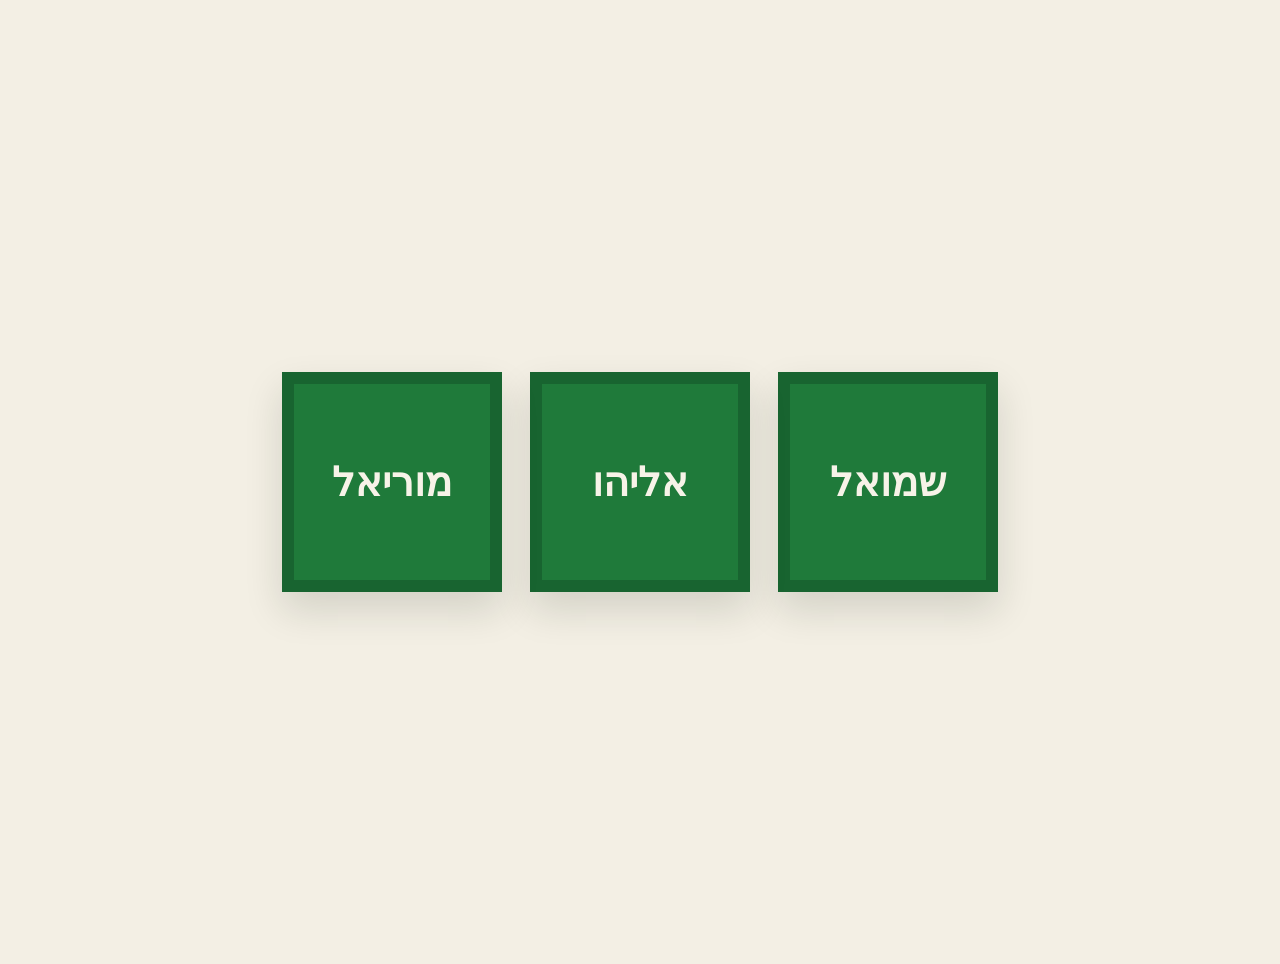
<file: index.html>
<!DOCTYPE html>
<html lang="he" dir="rtl">
<head>
  <meta charset="UTF-8">
  <meta name="viewport" content="width=device-width, initial-scale=1">
  <title>שמואל · אליהו · מוריאל</title>
  <link rel="stylesheet" href="home.css">
</head>
<body>
  <main class="board">
    <a class="tile" href="foot.html">שמואל</a>
    <a class="tile" href="eliyahu.html">אליהו</a>
    <a class="tile" href="moriel.html">מוריאל</a>
  </main>
</body>
</html>
</file>
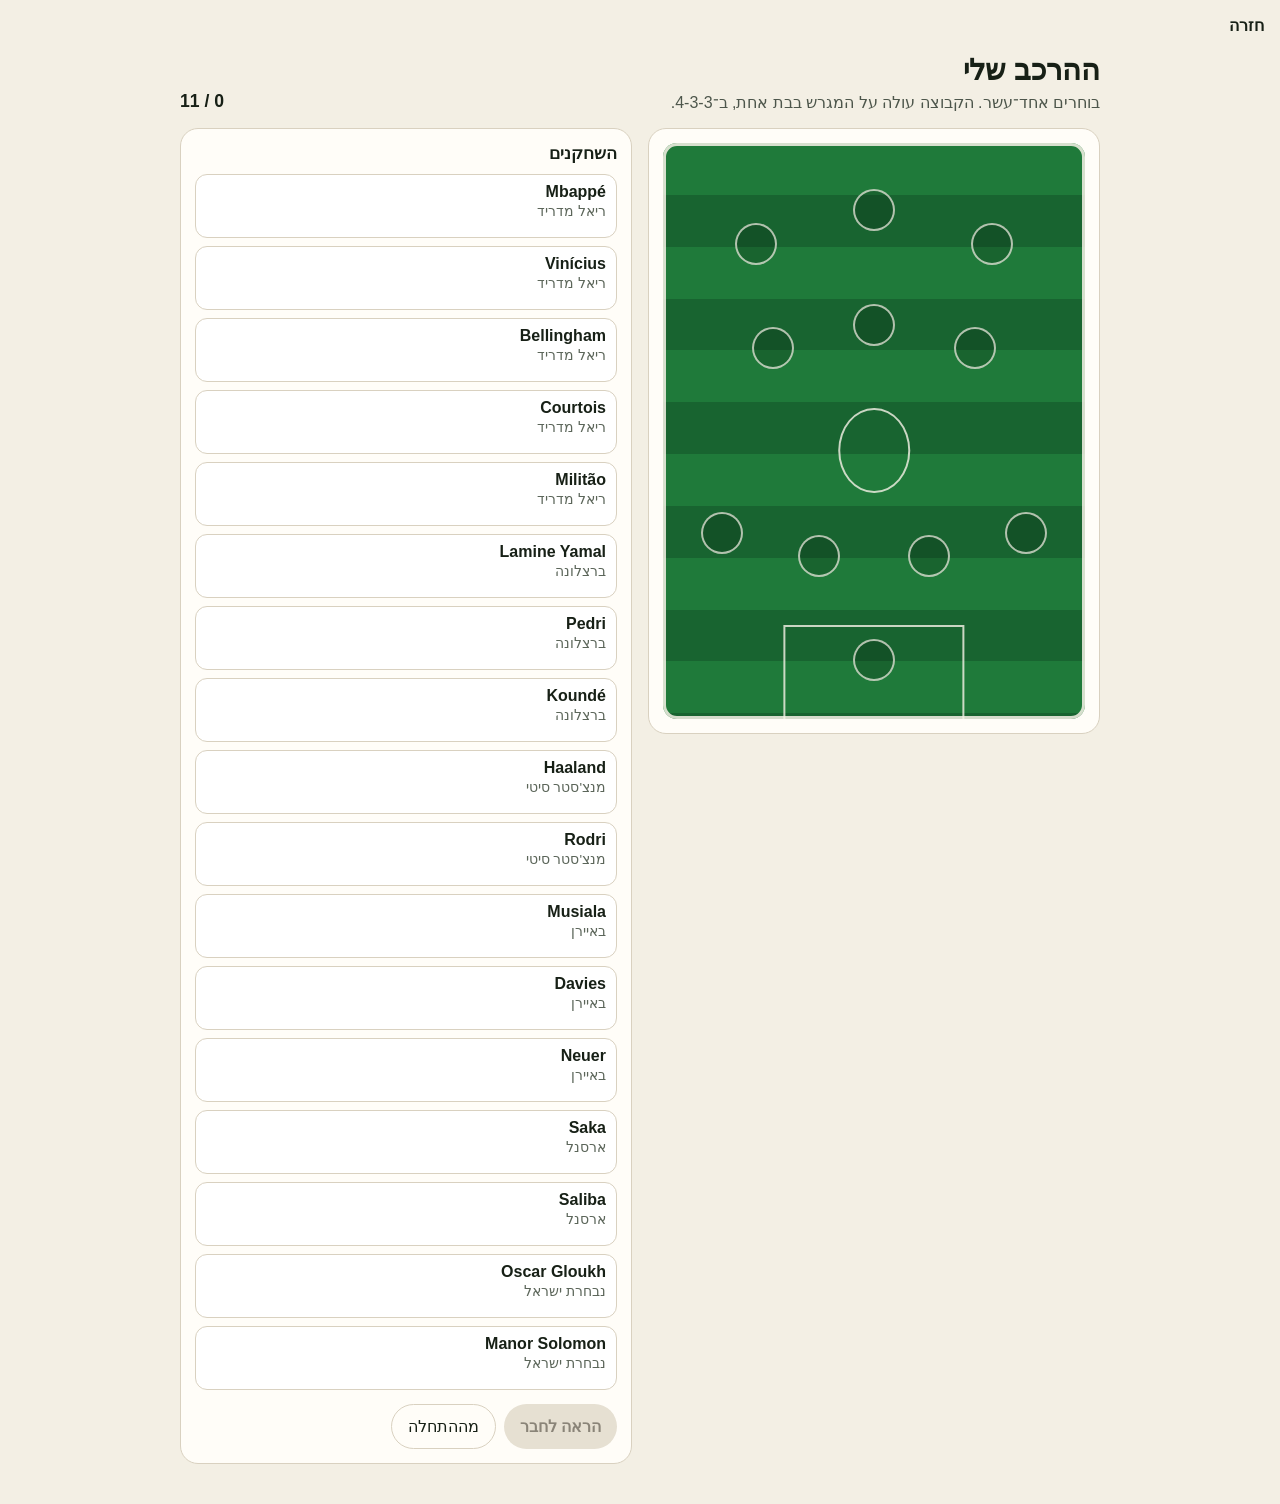
<file: foot.html>
<!DOCTYPE html>
<html lang="he" dir="rtl">
<head>
  <meta charset="UTF-8">
  <meta name="viewport" content="width=device-width, initial-scale=1">
  <title>הרכב הקבוצה</title>
  <link rel="stylesheet" href="styles.css">
</head>
<body>
  <a class="back" href="index.html">חזרה</a>
  <main id="app"></main>
  <script src="app.js"></script>
</body>
</html>
</file>
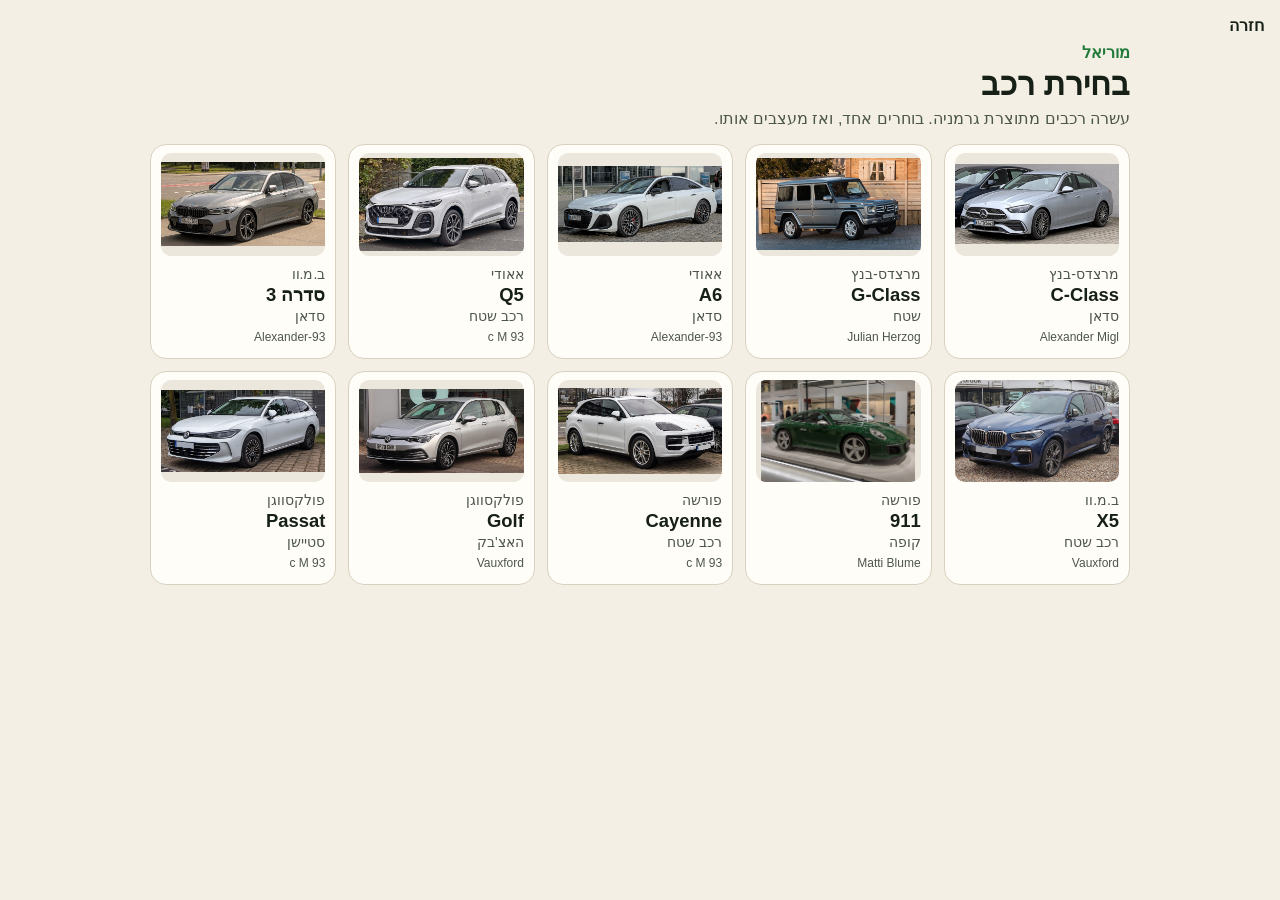
<file: moriel.html>
<!DOCTYPE html>
<html lang="he" dir="rtl">
<head>
  <meta charset="UTF-8">
  <meta name="viewport" content="width=device-width, initial-scale=1">
  <title>מוריאל</title>
  <link rel="stylesheet" href="moriel.css">
</head>
<body>
  <a class="back" href="index.html">חזרה</a>
  <main id="app"></main>
  <script src="https://static.sketchfab.com/api/sketchfab-viewer-1.12.1.js"></script>
  <script src="moriel.js"></script>
</body>
</html>
</file>
<file: home.css>
body {
  margin: 0;
  min-height: 100vh;
  background: #f3efe4;
  color: #172016;
  font-family: "Segoe UI", "Arial Hebrew", Arial, sans-serif;
}

.board {
  min-height: 100vh;
  display: flex;
  flex-wrap: wrap;
  justify-content: center;
  align-items: center;
  align-content: center;
  gap: 28px;
  padding: 32px;
}

.tile {
  width: min(220px, 72vw);
  aspect-ratio: 1;
  display: grid;
  place-items: center;
  text-decoration: none;
  color: #f7f3e8;
  background: #1f7a3a;
  box-shadow: inset 0 0 0 12px #186430, 0 18px 36px rgba(23, 32, 22, 0.14);
  font-size: clamp(1.8rem, 5vw, 2.5rem);
  font-weight: 700;
  white-space: nowrap;
}

.tile:hover {
  background: #248c44;
}

.tile:focus-visible {
  outline: 3px solid #e2a30b;
  outline-offset: 6px;
}

.back {
  display: inline-block;
  margin: 16px 16px 0;
  color: inherit;
  font-weight: 700;
  text-decoration: none;
}

.soon {
  min-height: calc(100vh - 60px);
  display: grid;
  place-items: center;
}

.soon h1 {
  margin: 0;
  font-size: clamp(2.2rem, 7vw, 3rem);
}
</file>
<file: styles.css>
:root {
  --ink: #172016;
  --paper: #f3efe4;
  --card: #fffdf8;
  --line: #d9d1c0;
  --grass: #1f7a3a;
  --grass-dark: #186430;
  --chalk: #f7f3e8;
  --amber: #e2a30b;
  --amber-ink: #3d2a00;
}

* {
  box-sizing: border-box;
}

body {
  margin: 0;
  min-height: 100vh;
  background: var(--paper);
  color: var(--ink);
  font-family: "Segoe UI", "Arial Hebrew", Arial, sans-serif;
}

button,
input {
  font: inherit;
}

#app {
  width: min(920px, calc(100% - 24px));
  margin: 0 auto;
  padding: 20px 0 40px;
}

.top {
  display: flex;
  justify-content: space-between;
  align-items: flex-end;
  gap: 12px;
  margin-bottom: 16px;
}

h1 {
  margin: 0;
  font-size: 1.8rem;
  line-height: 1.1;
}

.hint {
  margin: 6px 0 0;
  color: #4d564b;
}

.count {
  margin: 0;
  font-weight: 700;
  font-size: 1.1rem;
  white-space: nowrap;
}

.layout {
  display: grid;
  gap: 16px;
}

.pitch-wrap,
.roster,
.compare-card {
  background: var(--card);
  border: 1px solid var(--line);
  border-radius: 18px;
  padding: 14px;
}

.pitch {
  position: relative;
  aspect-ratio: 3 / 4.1;
  border-radius: 14px;
  overflow: hidden;
  background: repeating-linear-gradient(
    to bottom,
    var(--grass) 0 9%,
    var(--grass-dark) 9% 18%
  );
  box-shadow: inset 0 0 0 3px rgba(247, 243, 232, 0.85);
}

.pitch::before,
.pitch::after {
  content: "";
  position: absolute;
  left: 50%;
  transform: translateX(-50%);
  border: 2px solid rgba(247, 243, 232, 0.8);
}

.pitch::before {
  width: 42%;
  height: 16%;
  bottom: 0;
  border-bottom: 0;
}

.pitch::after {
  width: 16%;
  height: 14%;
  top: 46%;
  border-radius: 50%;
}

.spot {
  position: absolute;
  transform: translate(-50%, -50%);
  width: 92px;
  text-align: center;
  color: var(--chalk);
  pointer-events: none;
}

.dot {
  display: grid;
  place-items: center;
  width: 42px;
  height: 42px;
  margin: 0 auto 4px;
  border-radius: 50%;
  border: 2px solid rgba(247, 243, 232, 0.7);
  background: rgba(0, 0, 0, 0.18);
  font-weight: 700;
}

.pitch.ready .dot {
  background: var(--chalk);
  color: var(--ink);
  border-color: var(--chalk);
}

.pname,
.pclub {
  display: block;
  text-shadow: 0 1px 2px rgba(0, 0, 0, 0.45);
}

.pname {
  font-size: 0.72rem;
  font-weight: 700;
  line-height: 1.15;
  white-space: nowrap;
}

.pclub {
  font-size: 0.68rem;
  opacity: 0.9;
}

.pitch.ready .spot {
  animation: pop 0.35s ease both;
}

@keyframes pop {
  from {
    transform: translate(-50%, -40%);
    opacity: 0;
  }
  to {
    transform: translate(-50%, -50%);
    opacity: 1;
  }
}

.roster h2,
.compare-card h2 {
  margin: 0 0 10px;
  font-size: 1.05rem;
}

.players {
  display: grid;
  grid-template-columns: 1fr 1fr;
  gap: 8px;
}

.player {
  display: flex;
  flex-direction: column;
  align-items: flex-start;
  gap: 2px;
  min-height: 64px;
  padding: 8px 10px;
  border-radius: 12px;
  border: 1px solid var(--line);
  background: #fff;
  color: var(--ink);
  text-align: right;
  cursor: pointer;
}

.player[aria-pressed="true"] {
  border-color: var(--grass);
  background: #e8f6ec;
}

.player:disabled {
  opacity: 0.45;
  cursor: default;
}

.player-name {
  font-weight: 700;
}

.player-club {
  color: #5c665a;
  font-size: 0.85rem;
}

.actions {
  display: flex;
  gap: 8px;
  margin-top: 14px;
}

.primary,
.ghost {
  border: 0;
  border-radius: 999px;
  padding: 12px 16px;
  cursor: pointer;
}

.primary {
  background: var(--amber);
  color: var(--amber-ink);
  font-weight: 700;
}

.primary:disabled {
  background: #e6e0d2;
  color: #8a8478;
  cursor: default;
}

.ghost {
  background: transparent;
  border: 1px solid var(--line);
  color: var(--ink);
}

.compare {
  display: grid;
  gap: 16px;
}

@media (min-width: 800px) {
  .layout,
  .compare {
    grid-template-columns: 1fr 1fr;
    align-items: start;
  }

  .players {
    grid-template-columns: 1fr;
  }
}

.back {
  display: inline-block;
  margin: 16px 16px 0;
  color: inherit;
  font-weight: 700;
  text-decoration: none;
}
</file>
<file: moriel.css>
:root {
  --ink: #172016;
  --paper: #f3efe4;
  --card: #fffdf8;
  --line: #d9d1c0;
  --muted: #4d564b;
  --amber: #e2a30b;
  --grass: #1f7a3a;
}

* {
  box-sizing: border-box;
}

body {
  margin: 0;
  min-height: 100vh;
  background: var(--paper);
  color: var(--ink);
  font-family: "Segoe UI", "Arial Hebrew", Arial, sans-serif;
}

button,
a {
  font: inherit;
}

button {
  color: inherit;
}

.back {
  display: inline-block;
  margin: 16px 16px 0;
  color: inherit;
  font-weight: 700;
  text-decoration: none;
}

#app {
  width: min(980px, calc(100% - 28px));
  margin: 0 auto;
  padding: 8px 0 48px;
}

.kicker {
  margin: 0 0 4px;
  color: var(--grass);
  font-weight: 700;
}

.top {
  display: flex;
  justify-content: space-between;
  align-items: flex-end;
  gap: 12px;
  margin-bottom: 16px;
}

h1 {
  margin: 0;
  font-size: clamp(1.6rem, 3vw, 2rem);
  line-height: 1.15;
}

.hint,
.spec,
.chosen {
  margin: 6px 0 0;
  color: var(--muted);
}

.cars {
  display: grid;
  grid-template-columns: repeat(auto-fill, minmax(180px, 1fr));
  gap: 12px;
}

.car {
  display: flex;
  flex-direction: column;
  align-items: stretch;
  gap: 2px;
  padding: 8px 10px 14px;
  border: 1px solid var(--line);
  border-radius: 16px;
  background: var(--card);
  text-align: right;
  cursor: pointer;
}

.car:hover {
  border-color: var(--grass);
}

.car-name {
  font-size: 1.15rem;
  font-weight: 700;
}

.car-brand,
.car-type {
  color: var(--muted);
  font-size: 0.88rem;
}

.studio {
  display: grid;
  gap: 16px;
}

.stage,
.panel {
  background: var(--card);
  border: 1px solid var(--line);
  border-radius: 18px;
  padding: 12px;
}

.thumb,
.hero {
  display: block;
  width: 100%;
  background: #ece7dc;
}

.thumb {
  aspect-ratio: 16 / 10;
  object-fit: contain;
  object-position: center;
  border-radius: 10px;
  margin-bottom: 8px;
}

.hero {
  max-height: 480px;
  object-fit: contain;
  border-radius: 12px;
}

.view-switch {
  display: flex;
  flex-wrap: wrap;
  gap: 8px;
  margin-bottom: 10px;
}

.viewer {
  position: relative;
  width: 100%;
  aspect-ratio: 16 / 10;
  min-height: 280px;
  border-radius: 12px;
  overflow: hidden;
  background: #d9d3c6;
}

.viewer iframe {
  position: absolute;
  inset: 0;
  width: 100%;
  height: 100%;
  border: 0;
}

.credit {
  margin: 8px 0 0;
  color: var(--muted);
  font-size: 0.75rem;
}

.credit a {
  color: inherit;
}

.car .credit {
  margin-top: 4px;
}

.panel {
  display: grid;
  gap: 18px;
  align-content: start;
}

.option h2 {
  margin: 0 0 8px;
  font-size: 1.02rem;
}

.swatches,
.chips {
  display: flex;
  flex-wrap: wrap;
  gap: 8px;
  align-items: center;
}

.swatch {
  width: 44px;
  height: 44px;
  padding: 0;
  border: 1px solid var(--line);
  border-radius: 50%;
  background: var(--swatch);
  cursor: pointer;
}

.chip,
.ghost {
  min-height: 44px;
  border: 1px solid var(--line);
  border-radius: 999px;
  background: #fff;
  cursor: pointer;
}

.chip {
  padding: 8px 14px;
}

.ghost {
  padding: 10px 16px;
  background: transparent;
  white-space: nowrap;
}

.swatch[aria-pressed="true"],
.chip[aria-pressed="true"] {
  outline: 3px solid var(--amber);
  outline-offset: 2px;
}

.chip[aria-pressed="true"] {
  background: #e8f6ec;
  border-color: var(--grass);
}

button:focus-visible,
a:focus-visible {
  outline: 3px solid var(--amber);
  outline-offset: 3px;
}

@media (min-width: 860px) {
  .studio {
    grid-template-columns: 1.35fr 0.75fr;
    align-items: start;
  }
}
</file>
